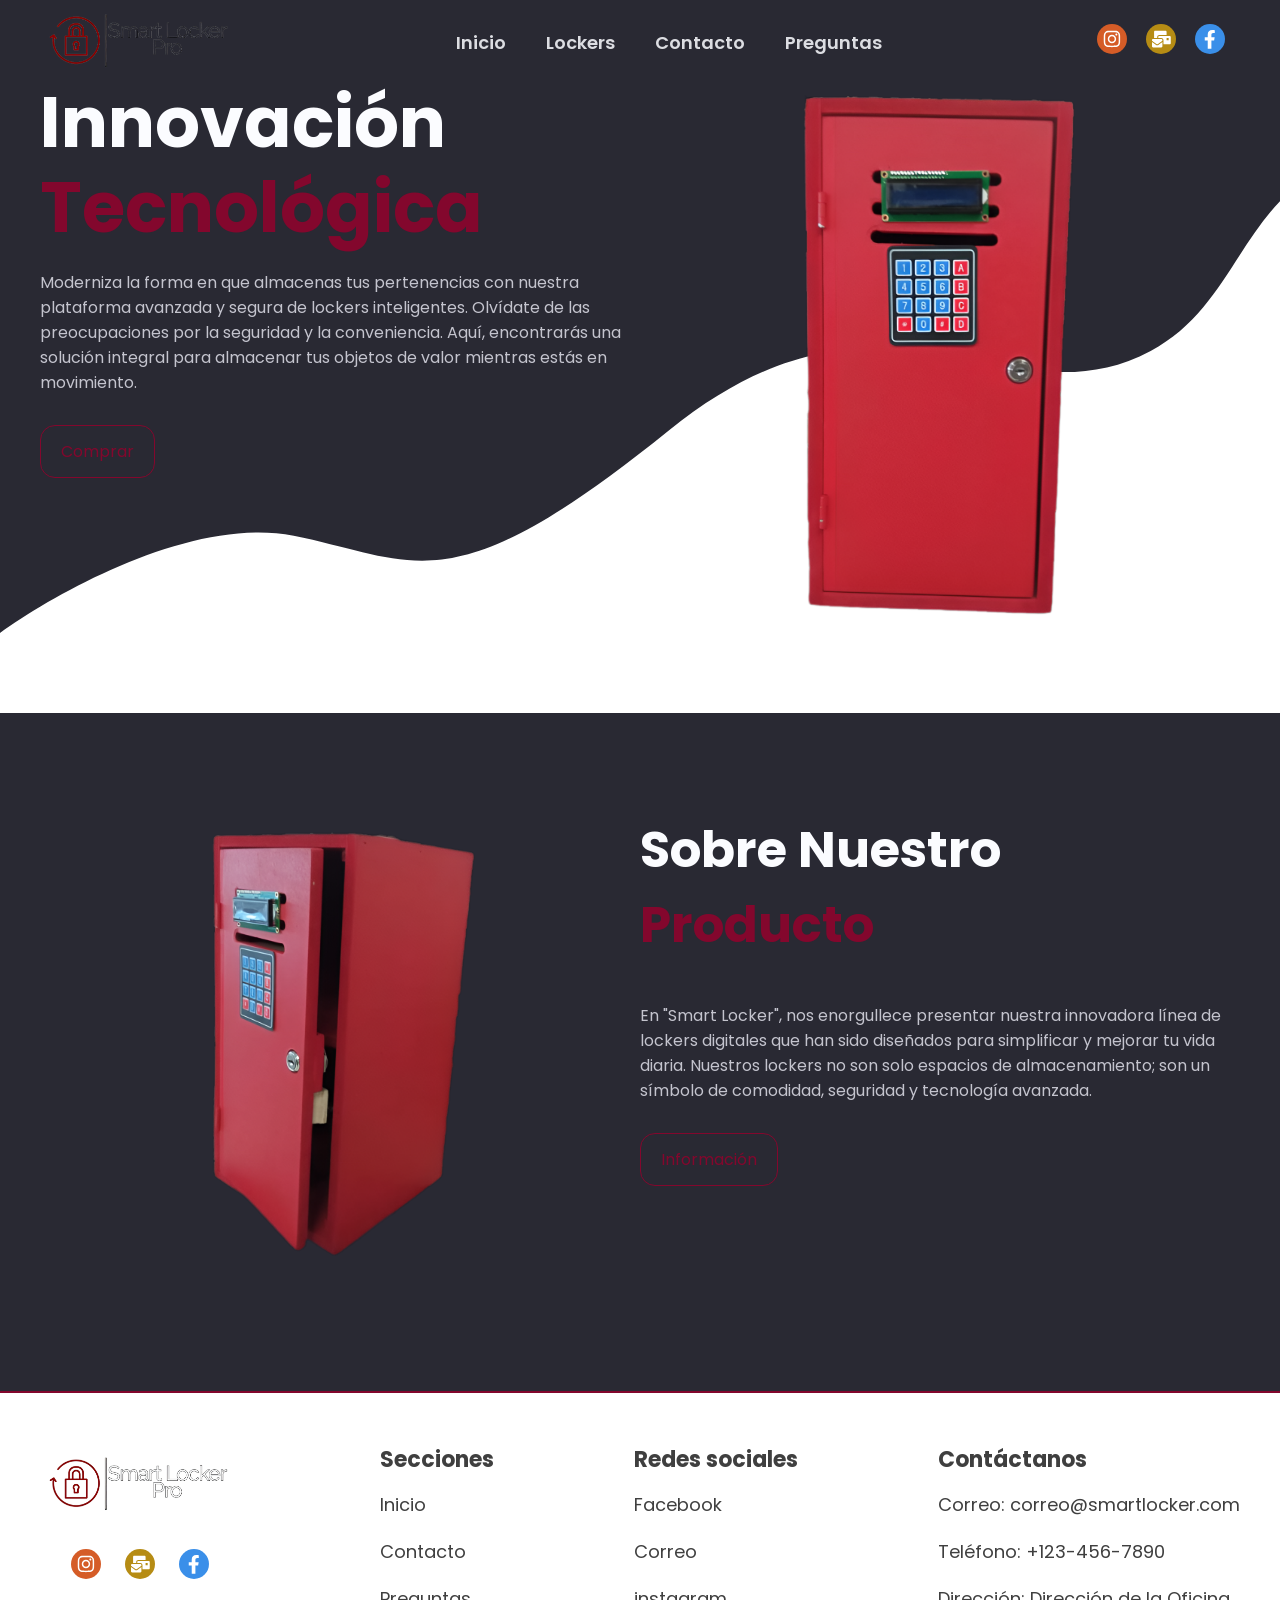
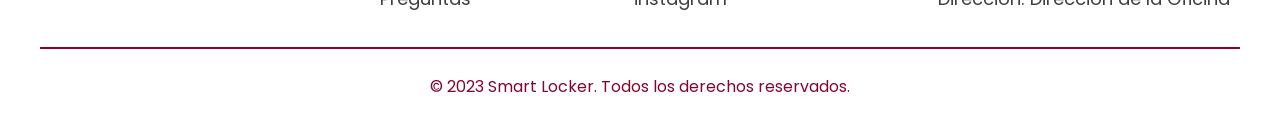
<file: Integradora/index.html>
<!DOCTYPE html>
<html lang="es">
<head>
    <meta charset="UTF-8">
    <meta name="viewport" content="width=device-width, initial-scale=1.0">
    <link rel="stylesheet" href="css/index.css">
    <title>Smart Locker Pro</title>
</head>
<body>
    
    <header class="header">
        <div class="menu container">
            <a href="index.html" class="logo img"><img src="images/logo.png" alt=""></a>
            <input type="checkbox" id="menu">
            <label for="menu">
                <img src="images/menu.png" class="menu-icono" alt="">
            </label>
            <nav class="navbar">
                <ul>
                    <li><a href="index.html">Inicio</a></li>
                    <li><a href="lockers.html">Lockers</a></li>
                    <li><a href="contacto.html">Contacto</a></li>
                    <li><a href="preguntas.html">Preguntas</a></li>
                </ul>
            </nav>
            <div class="socials-1">
                <a href="https://www.instagram.com/smartlockerpro?r=nametag"><img src="images/r1.svg" alt=""></a>
                <a href="#"><img src="images/r2.svg" alt=""></a>
                <a href="https://www.facebook.com/profile.php?id=100057718517716&mibextid=ZbWKwL"><img src="images/r3.svg" alt=""></a>
            </div>
        </div>

        <div class="header-content container">
            <div class="header-txt">
                <h1>Innovación <br> <span> Tecnológica</span> </h1>
                <p>
                    Moderniza la forma en que almacenas tus pertenencias con nuestra plataforma avanzada y segura de lockers inteligentes. 
                    Olvídate de las preocupaciones por la seguridad y la conveniencia. Aquí, encontrarás una solución integral para almacenar 
                    tus objetos de valor mientras estás en movimiento.
                </p>
                <div class="buttons">
                    <a href="lockers.html" class="btn-1">Comprar</a>
                </div>
            </div>
            <div class="header-img">
                <img src="images/locker.png" alt="">
            </div>
        </div>
    </header>

    <section class="about">
        <div class="about-content container">
            <div class="about-img">
                <img src="images/producto.png" alt="">
            </div>
            <div class="about-txt">
                <h2>Sobre Nuestro <span> Producto</span></h2>
                <p>
                    En "Smart Locker", nos enorgullece presentar nuestra innovadora línea de lockers digitales que han sido diseñados para simplificar y mejorar tu vida diaria. 
                    Nuestros lockers no son solo espacios de almacenamiento; son un símbolo de comodidad, seguridad y tecnología avanzada.
                </p>
                <a href="lockers.html" class="btn-1">Información</a>
            </div>
        </div>
    </section>

    

    <footer class="footer">
        <div class="container">
            <div class="footer-links">
                <div class="link-img">
                    <img src="images/logo.png" alt="">
                    <div class="socials-2">
                        <a href="#"><img src="images/r1.svg" alt=""></a>
                        <a href="#"><img src="images/r2.svg" alt=""></a>
                        <a href="#"><img src="images/r3.svg" alt=""></a>
                    </div>
                </div>
                <div class="link">
                    <h3>Secciones</h3>
                    <ul>
                        <li><a href="#">Inicio</a></li>
                        <li><a href="#">Contacto</a></li>
                        <li><a href="#">Preguntas</a></li>
                    </ul>
                </div>
                <div class="link">
                    <h3>Redes sociales</h3>
                    <ul>
                        <li><a href="#">Facebook</a></li>
                        <li><a href="#">Correo</a></li>
                        <li><a href="#">instagram</a></li>
                    </ul>
                </div>
                <div class="link">
                    <h3>Contáctanos</h3>
                    <ul>
                        <li><a href="#">Correo: correo@smartlocker.com</a></li>
                        <li><a href="#">Teléfono: +123-456-7890</a></li>
                        <li><a href="#">Dirección: Dirección de la Oficina</a></li>
                    </ul>
                </div>
            </div>
            <div class="footer-copy">
                <p>© 2023 Smart Locker. Todos los derechos reservados.</p>
            </div>
        </div>
    </footer>

</body>
</html>
</file>
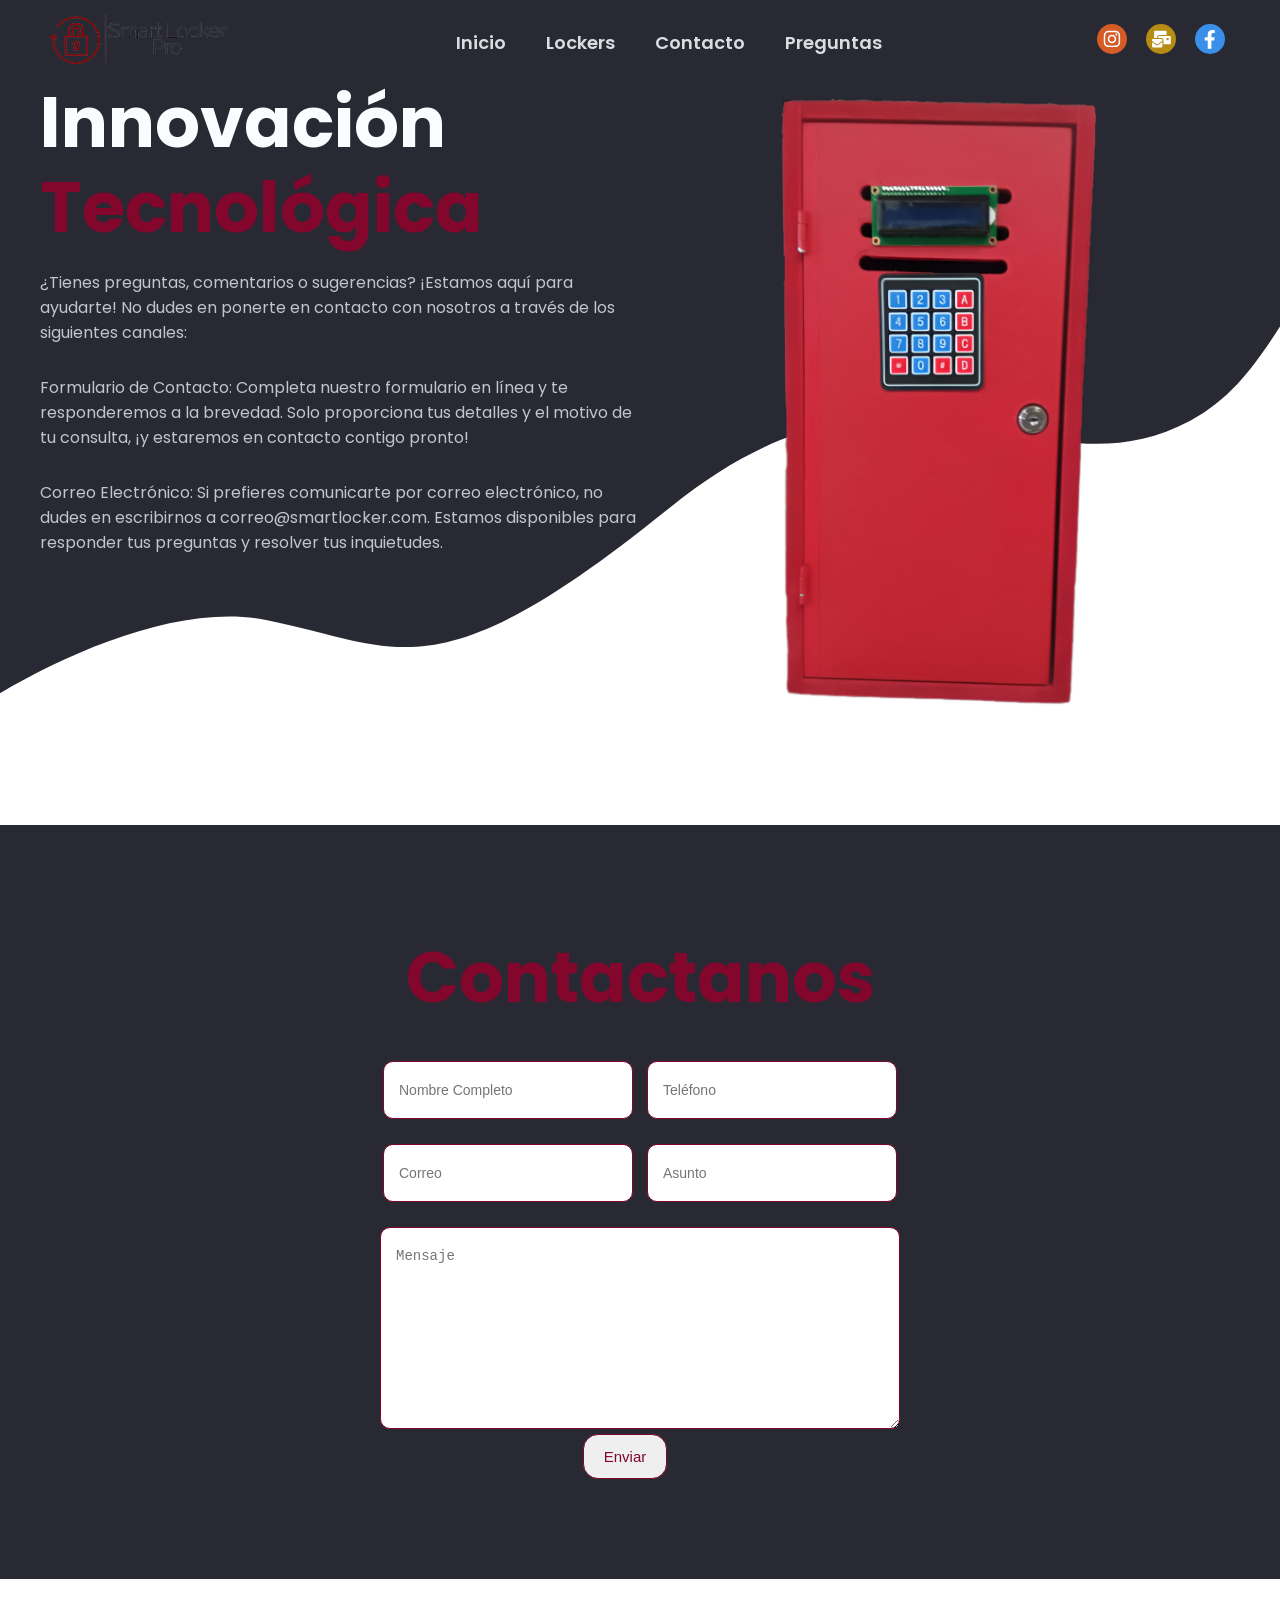
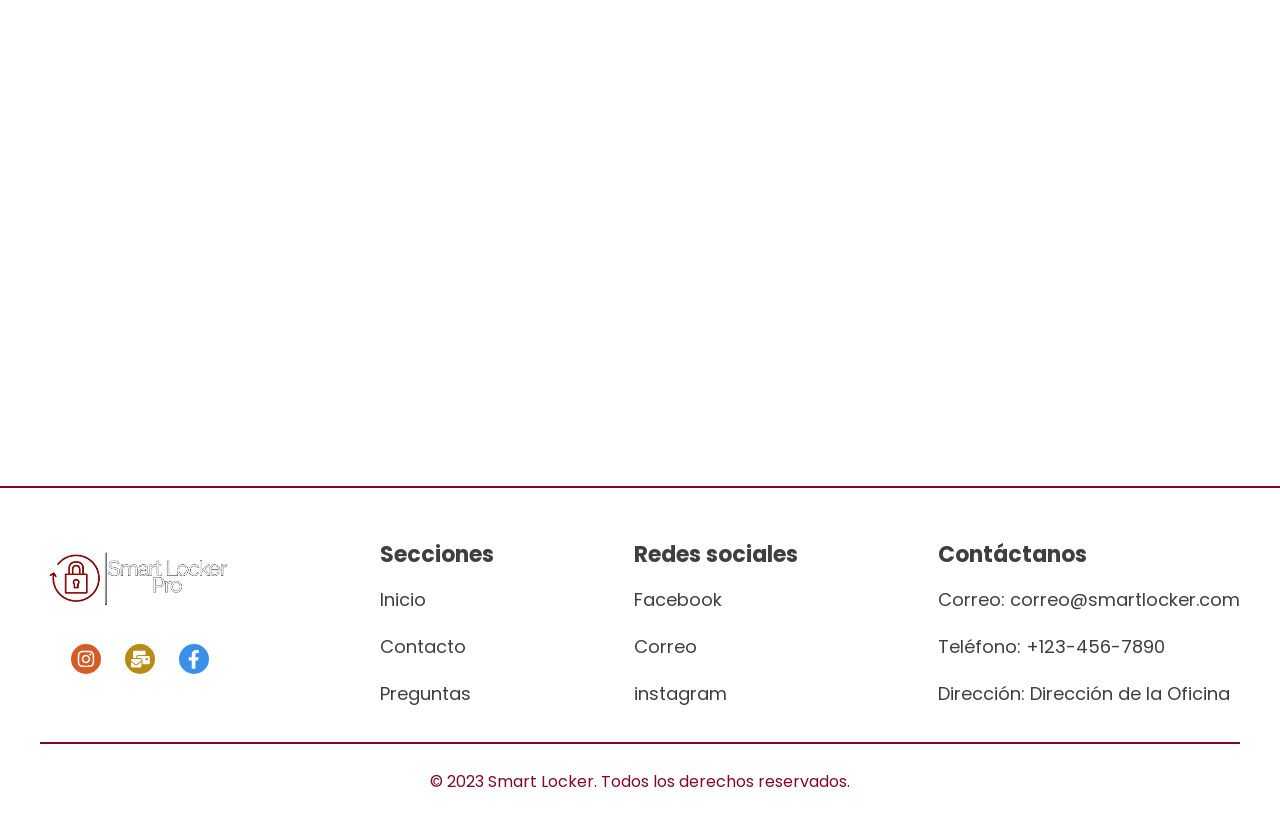
<file: Integradora/contacto.html>
<!DOCTYPE html>
<html lang="en">
<head>
    <meta charset="UTF-8">
    <meta name="viewport" content="width=device-width, initial-scale=1.0">
    <link rel="stylesheet" href="css/contacto.css">
    <link rel="stylesheet" href="https://cdn.jsdelivr.net/npm/swiper/swiper-bundle.min.css" />
    <title>Smart Locker Pro</title>
</head>
<body>
    
    <header class="header">
        <div class="menu container">
            <a href="index.html" class="logo img"><img src="images/logo.png" alt=""></a>
            <input type="checkbox" id="menu">
            <label for="menu">
                <img src="images/menu.png" class="menu-icono" alt="">
            </label>
            <nav class="navbar">
                <ul>
                    <li><a href="index.html">Inicio</a></li>
                    <li><a href="lockers.html">Lockers</a></li>
                    <li><a href="contacto.html">Contacto</a></li>
                    <li><a href="preguntas.html">Preguntas</a></li>
                </ul>
            </nav>
            <div class="socials-1">
                <a href="https://www.instagram.com/smartlockerpro?r=nametag"><img src="images/r1.svg" alt=""></a>
                <a href="#"><img src="images/r2.svg" alt=""></a>
                <a href="https://www.facebook.com/profile.php?id=100057718517716&mibextid=ZbWKwL"><img src="images/r3.svg" alt=""></a>
            </div>
        </div>

        <div class="header-content container">
            <div class="header-txt">
                <h1>Innovación <br> <span> Tecnológica</span> </h1>
                <p>
                    ¿Tienes preguntas, comentarios o sugerencias? ¡Estamos aquí para ayudarte! 
                    No dudes en ponerte en contacto con nosotros a través de los siguientes canales:
                </p>
                <p> 
                    Formulario de Contacto: Completa nuestro formulario en línea y te responderemos a la brevedad. 
                    Solo proporciona tus detalles y el motivo de tu consulta, ¡y estaremos en contacto contigo pronto!
                </p>
                <p>
                    Correo Electrónico: Si prefieres comunicarte por correo electrónico, no dudes en escribirnos a correo@smartlocker.com. 
                    Estamos disponibles para responder tus preguntas y resolver tus inquietudes.
                </p>
            </div>
            <div class="header-img">
                <img src="images/locker.png" alt="">
            </div>
        </div>
    </header>

    <section class="contacto-formulario">
            <div class="contacto-form">
                <h2>Contactanos</h2>
                <form>
                    <div class="campo-1">
                        <input class="campo" type="text" placeholder="Nombre Completo">
                        <input class="campo" type="number" placeholder="Teléfono">
                    </div>
                    <div class="campo-1">
                        <input class="campo" type="email" placeholder="Correo">
                        <input class="campo" type="text" placeholder="Asunto">
                    </div>
                    <textarea class="campo" cols="30" rows="10" placeholder="Mensaje"></textarea>
                    <input type="submit" class="btn-1" value="Enviar">
                </form>
            </div>
    </section>

    <section>
        <iframe class="map" src="https://www.google.com/maps/embed?pb=!1m18!1m12!1m3!1d217361.13431508216!2d-106.44893549999999!3d31.6538944!2m3!1f0!2f0!3f0!3m2!1i1024!2i768!4f13.1!3m3!1m2!1s0x86e75ecb3d0b329d%3A0xb196100549c7974!2sCd%20Ju%C3%A1rez%2C%20Chih.!5e0!3m2!1ses-419!2smx!4v1692808754015!5m2!1ses-419!2smx" width="100%" height="500" style="border:0;" allowfullscreen="" loading="lazy" referrerpolicy="no-referrer-when-downgrade"></iframe>
    </section>

    <footer class="footer">
        <div class="container">
            <div class="footer-links">
                <div class="link-img">
                    <img src="images/logo.png" alt="">
                    <div class="socials-2">
                        <a href="#"><img src="images/r1.svg" alt=""></a>
                        <a href="#"><img src="images/r2.svg" alt=""></a>
                        <a href="#"><img src="images/r3.svg" alt=""></a>
                    </div>
                </div>
                <div class="link">
                    <h3>Secciones</h3>
                    <ul>
                        <li><a href="#">Inicio</a></li>
                        <li><a href="#">Contacto</a></li>
                        <li><a href="#">Preguntas</a></li>
                    </ul>
                </div>
                <div class="link">
                    <h3>Redes sociales</h3>
                    <ul>
                        <li><a href="#">Facebook</a></li>
                        <li><a href="#">Correo</a></li>
                        <li><a href="#">instagram</a></li>
                    </ul>
                </div>
                <div class="link">
                    <h3>Contáctanos</h3>
                    <ul>
                        <li><a href="#">Correo: correo@smartlocker.com</a></li>
                        <li><a href="#">Teléfono: +123-456-7890</a></li>
                        <li><a href="#">Dirección: Dirección de la Oficina</a></li>
                    </ul>
                </div>
            </div>
            <div class="footer-copy">
                <p>© 2023 Smart Locker. Todos los derechos reservados.</p>
            </div>
        </div>
    </footer>
    
    <script src="https://cdn.jsdelivr.net/npm/swiper/swiper-bundle.min.js"></script>
</body>
</html>
</file>
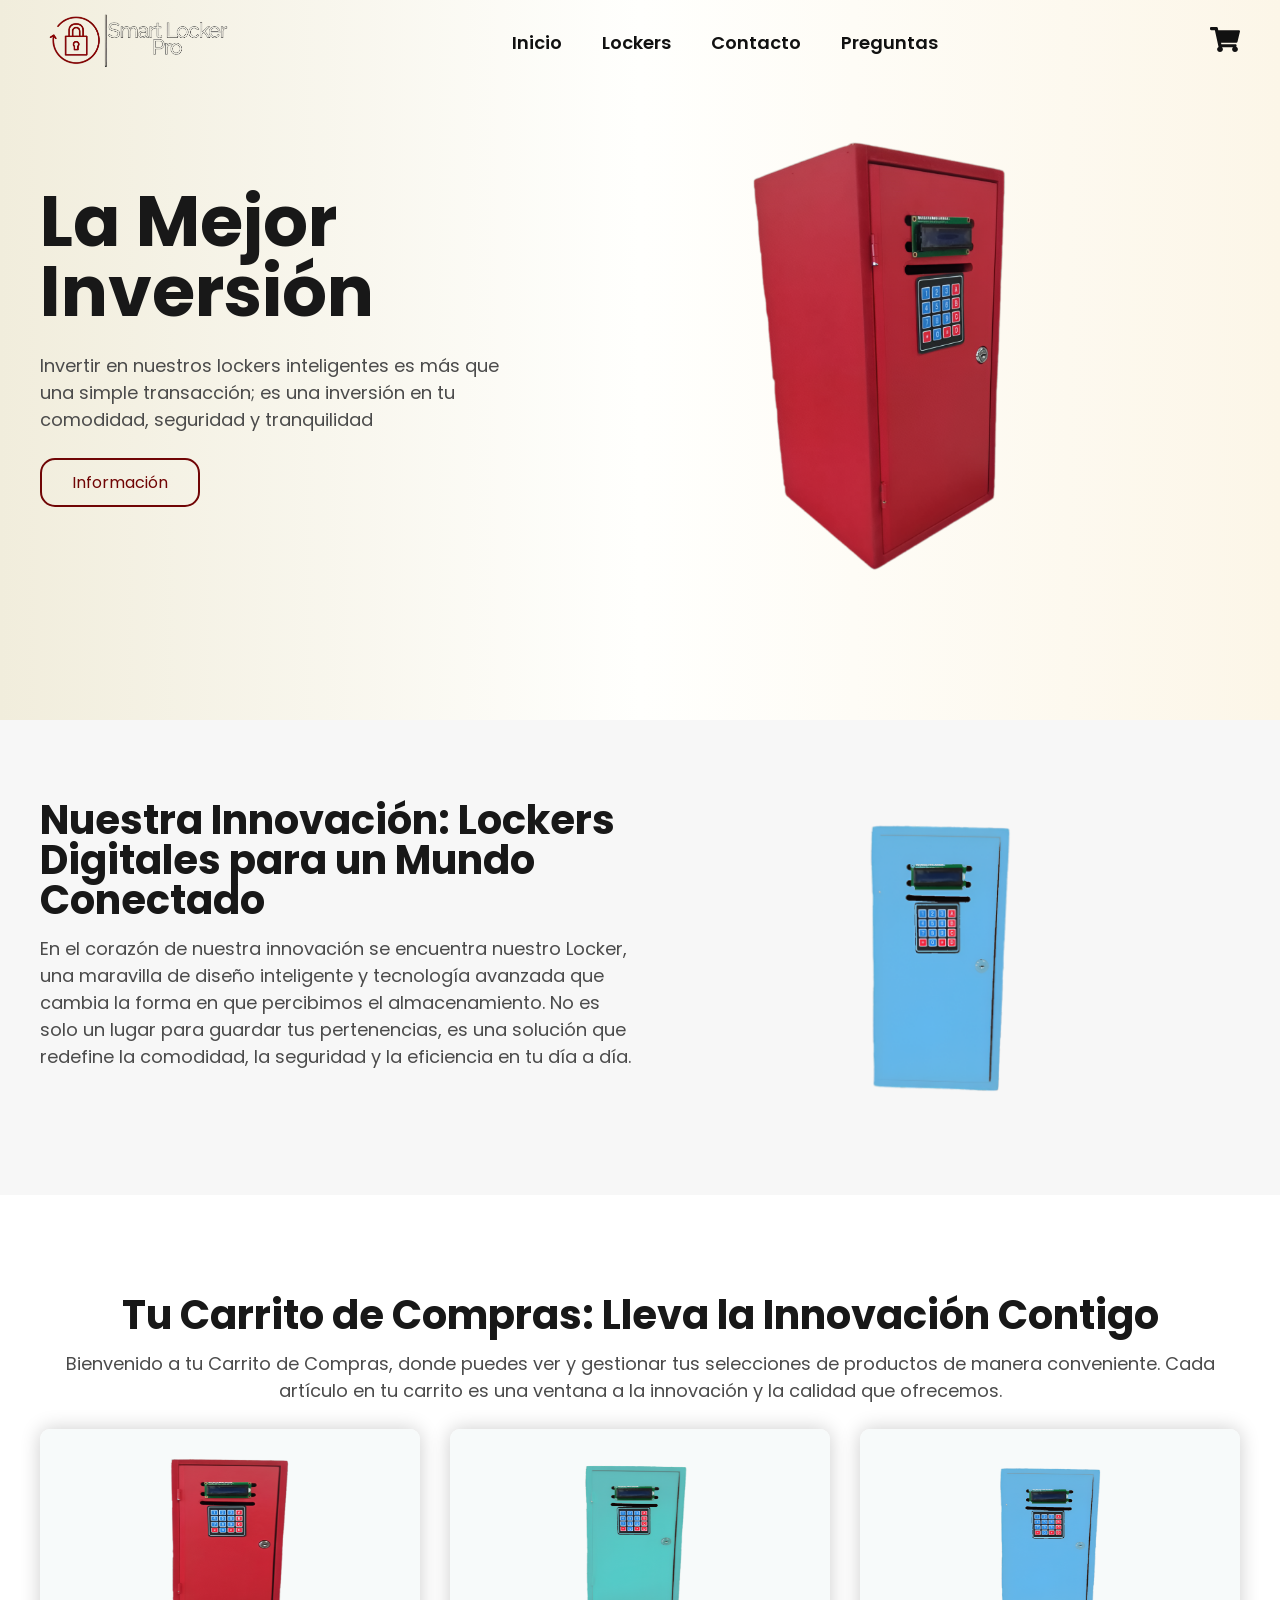
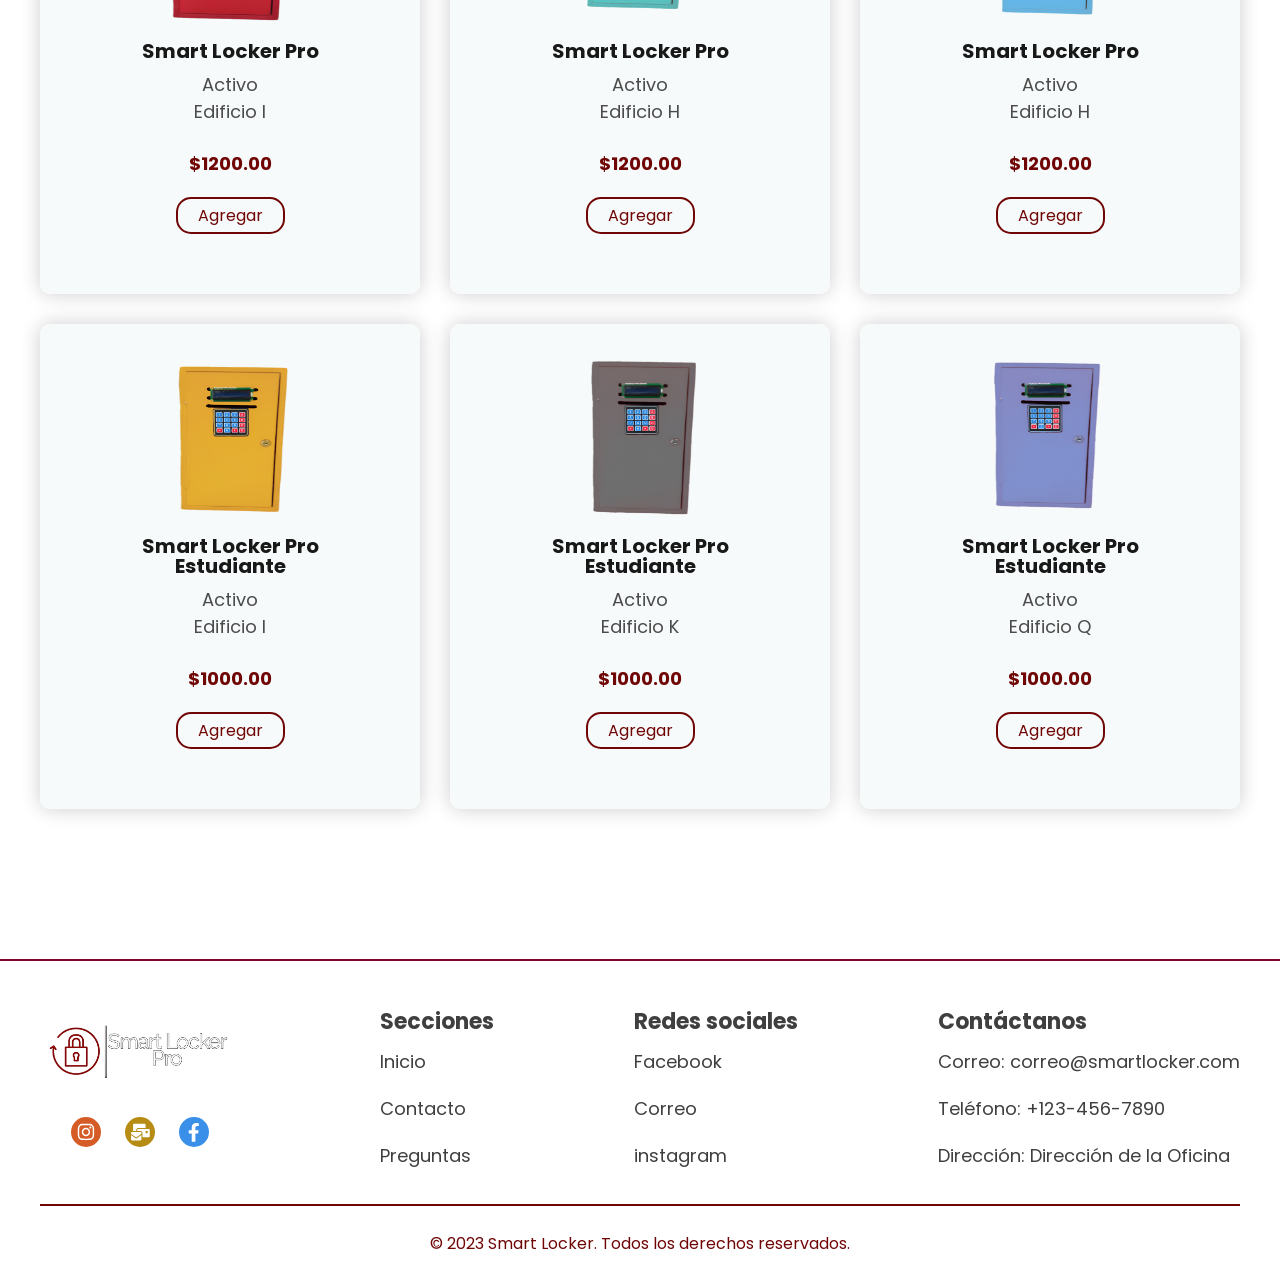
<file: Integradora/lockers.html>
<!DOCTYPE html>
<html lang="es">
<head>
    <meta charset="UTF-8">
    <meta name="viewport" content="width=device-width, initial-scale=1.0">
    <link rel="stylesheet" href="css/lockers.css">
    <title>Smart Locker Pro</title>
    
</head>
<body>

    <header class="header">
        <div class="menu container">
            <a href="index.html" class="logo img"><img src="images/logo.png" alt=""></a>
            <input type="checkbox" id="menu">
            <label for="menu">
                <img src="images/menu2.png" class="menu-icono" alt="">
            </label>
            <nav class="navbar">
                <ul>
                    <li><a href="index.html">Inicio</a></li>
                    <li><a href="lockers.html">Lockers</a></li>
                    <li><a href="contacto.html">Contacto</a></li>
                    <li><a href="preguntas.html">Preguntas</a></li>
                </ul>
            </nav>
            <div>
                <ul>
                    <li class="submenu">
                        <img src="images/car.svg" id="img-carrito" alt="">
                        <div id="carrito">
                            <table id="lista-carrito">
                                <thead>
                                    <tr>
                                        <th>Imagen</th>
                                        <th>Nombre</th>
                                        <th>Precio</th>
                                        <th></th>
                                    </tr>
                                </thead>
                                <tbody></tbody>
                            </table>
                            <a href="#" id="vaciar-carrito" class="btn-2">Vaciar Carrito</a>
                        </div>
                    </li>
                </ul>
            </div>
        </div>
        <div class="header-content container">
            <div class="header-txt">
            <h1>La mejor inversión</h1>
            <p>
                Invertir en nuestros lockers inteligentes es más que una simple transacción; es una inversión en tu comodidad, seguridad y tranquilidad
            </p>
            <a href="#" class="btn-1">información</a>
            </div>
            <div class="header-img">
                <img src="images/locker2.png" alt="">
            </div>
        </div>

    </header>


    <section class="promotion">
        <div class="promotion-content container">
            <div class="promotion-txt">
                <h2>Nuestra Innovación: Lockers Digitales para un Mundo Conectado</h2>
                <p>
                    En el corazón de nuestra innovación se encuentra nuestro Locker, una maravilla de diseño inteligente y tecnología avanzada 
                    que cambia la forma en que percibimos el almacenamiento. No es solo un lugar para guardar tus pertenencias, es una solución que 
                    redefine la comodidad, la seguridad y la eficiencia en tu día a día.
                </p>
            </div>

            <div class="promotion-img">
                <img src="images/l3.png" alt="">
            </div>

        </div>
    </section>
    
    <main class="product container" id="lista-2">
        <h2>Tu Carrito de Compras: Lleva la Innovación Contigo</h2>
        <p>
            Bienvenido a tu Carrito de Compras, donde puedes ver y gestionar tus selecciones de productos de manera conveniente. 
            Cada artículo en tu carrito es una ventana a la innovación y la calidad que ofrecemos.
        </p>
        <div class="product-content">
            <div class="ofert-1"> 
                <img src="images/locker.png"alt="">
                <div class="product-txt">
                    <h3>Smart Locker Pro</h3>
                    <p>Activo <br> Edificio I</p>
                    <p class="precio">$1200.00</p>
                    <a href="#" class="agregar-carrito btn-3" data-id="5">Agregar</a>
                </div>
            </div>
            <div class="ofert-1"> 
                <img src="images/l2.png"alt="">
                <div class="product-txt">
                    <h3>Smart Locker Pro</h3>
                    <p>Activo <br> Edificio H</p>
                    <p class="precio">$1200.00</p>
                    <a href="#" class="agregar-carrito btn-3" data-id="6">Agregar</a>
                </div>
            </div>
            <div class="ofert-1"> 
                <img src="images/l3.png"alt="">
                <div class="product-txt">
                    <h3>Smart Locker Pro</h3>
                    <p>Activo <br> Edificio H</p>
                    <p class="precio">$1200.00</p>
                    <a href="#" class="agregar-carrito btn-3" data-id="7">Agregar</a>
                </div>
            </div>
            <div class="ofert-1"> 
                <img src="images/l4.png"alt="">
                <div class="product-txt">
                    <h3>Smart Locker Pro <br> Estudiante</h3>
                    <p>Activo <br> Edificio I</p>
                    <p class="precio">$1000.00</p>
                    <a href="#" class="agregar-carrito btn-3" data-id="8">Agregar</a>
                </div>
            </div>
            <div class="ofert-1"> 
                <img src="images/l5.png"alt="">
                <div class="product-txt">
                    <h3>Smart Locker Pro <br> Estudiante</h3>
                    <p>Activo <br> Edificio K</p>
                    <p class="precio">$1000.00</p>
                    <a href="#" class="agregar-carrito btn-3" data-id="9">Agregar</a>
                </div>
            </div>
            <div class="ofert-1"> 
                <img src="images/l6.png"alt="">
                <div class="product-txt">
                    <h3>Smart Locker Pro <br> Estudiante</h3>
                    <p>Activo <br> Edificio Q</p>
                    <p class="precio">$1000.00</p>
                    <a href="#" class="agregar-carrito btn-3" data-id="10">Agregar</a>
                </div>
            </div>
        </div>
    </main>

    <footer class="footer">
        <div class="container">
            <div class="footer-links">
                <div class="link-img">
                    <img src="images/logo.png" alt="">
                    <div class="socials-2">
                        <a href="#"><img src="images/r1.svg" alt=""></a>
                        <a href="#"><img src="images/r2.svg" alt=""></a>
                        <a href="#"><img src="images/r3.svg" alt=""></a>
                    </div>
                </div>
                <div class="link">
                    <h3>Secciones</h3>
                    <ul>
                        <li><a href="#">Inicio</a></li>
                        <li><a href="#">Contacto</a></li>
                        <li><a href="#">Preguntas</a></li>
                    </ul>
                </div>
                <div class="link">
                    <h3>Redes sociales</h3>
                    <ul>
                        <li><a href="#">Facebook</a></li>
                        <li><a href="#">Correo</a></li>
                        <li><a href="#">instagram</a></li>
                    </ul>
                </div>
                <div class="link">
                    <h3>Contáctanos</h3>
                    <ul>
                        <li><a href="#">Correo: correo@smartlocker.com</a></li>
                        <li><a href="#">Teléfono: +123-456-7890</a></li>
                        <li><a href="#">Dirección: Dirección de la Oficina</a></li>
                    </ul>
                </div>
            </div>
            <div class="footer-copy">
                <p>© 2023 Smart Locker. Todos los derechos reservados.</p>
            </div>
        </div>
    </footer>

    <script src="javascript/carrito.js"></script>
</body>
</html>
</file>
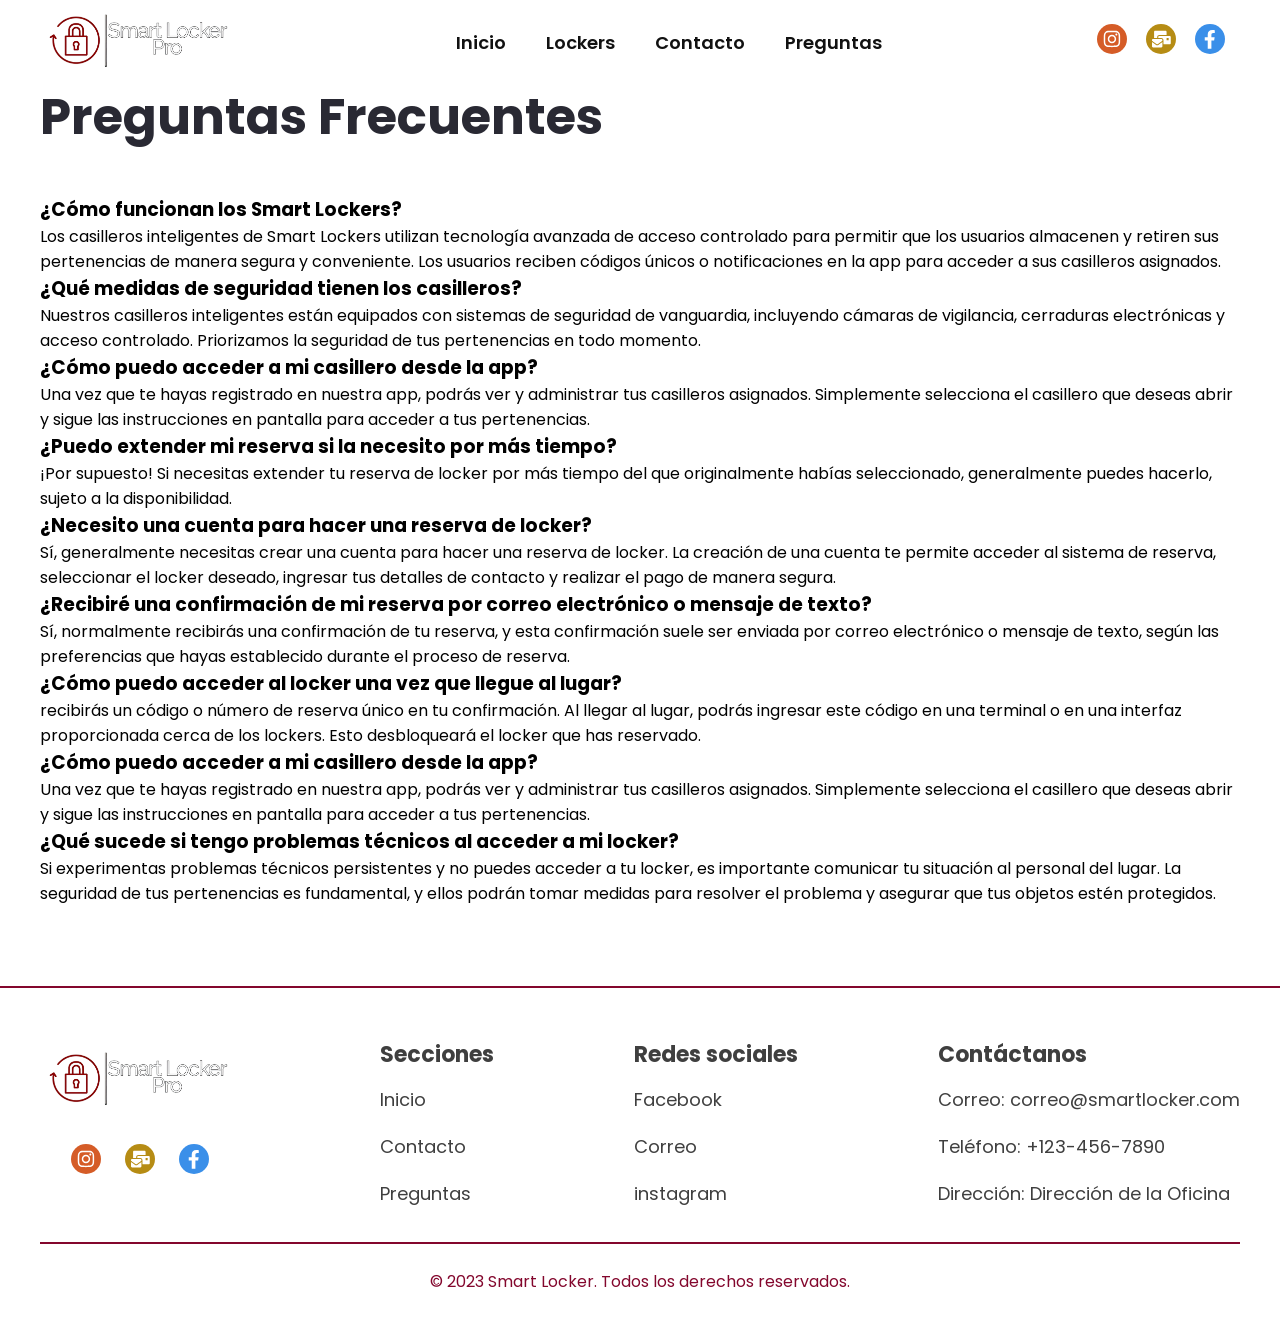
<file: Integradora/preguntas.html>
<!DOCTYPE html>
<html lang="en">
<head>
    <meta charset="UTF-8">
    <meta name="viewport" content="width=device-width, initial-scale=1.0">
    <link rel="stylesheet" href="css/preguntas.css">
    <title>Smart Locker Pro</title>
</head>
<body>
    
<header class="header">
    <div class="menu container">
        <a href="index.html" class="logo img"><img src="images/logo.png" alt=""></a>
        <input type="checkbox" id="menu">
        <label for="menu">
            <img src="images/menu.png" class="menu-icono" alt="">
        </label>
        <nav class="navbar">
            <ul>
                <li><a href="index.html">Inicio</a></li>
                    <li><a href="lockers.html">Lockers</a></li>
                    <li><a href="contacto.html">Contacto</a></li>
                    <li><a href="preguntas.html">Preguntas</a></li>
            </ul>
        </nav>
        <div class="socials-1">
            <a href="https://www.instagram.com/smartlockerpro?r=nametag"><img src="images/r1.svg" alt=""></a>
            <a href="#"><img src="images/r2.svg" alt=""></a>
            <a href="https://www.facebook.com/profile.php?id=100057718517716&mibextid=ZbWKwL"><img src="images/r3.svg" alt=""></a>
        </div>
    </div>

  <div class="container">
    <div class="faq">
      <h2>Preguntas Frecuentes</h2>
      <div class="question">
        <h3>¿Cómo funcionan los Smart Lockers?</h3>
        <p>Los casilleros inteligentes de Smart Lockers utilizan tecnología avanzada de acceso controlado para permitir que los usuarios almacenen y retiren sus pertenencias de manera segura y conveniente. Los usuarios reciben códigos únicos o notificaciones en la app para acceder a sus casilleros asignados.</p>
      </div>
      <div class="question">
        <h3>¿Qué medidas de seguridad tienen los casilleros?</h3>
        <p>Nuestros casilleros inteligentes están equipados con sistemas de seguridad de vanguardia, incluyendo cámaras de vigilancia, cerraduras electrónicas y acceso controlado. Priorizamos la seguridad de tus pertenencias en todo momento.</p>
      </div>
      <div class="question">
        <h3>¿Cómo puedo acceder a mi casillero desde la app?</h3>
        <p>Una vez que te hayas registrado en nuestra app, podrás ver y administrar tus casilleros asignados. Simplemente selecciona el casillero que deseas abrir y sigue las instrucciones en pantalla para acceder a tus pertenencias.</p>
      </div>
      <div class="question">
        <h3>¿Puedo extender mi reserva si la necesito por más tiempo?
        </h3>
        <p>¡Por supuesto! Si necesitas extender tu reserva de locker por más tiempo del que originalmente habías seleccionado, generalmente puedes hacerlo, sujeto a la disponibilidad.</p>
      </div>
      <div class="question">
        <h3>¿Necesito una cuenta para hacer una reserva de locker?</h3>
        <p>Sí, generalmente necesitas crear una cuenta para hacer una reserva de locker. La creación de una cuenta te permite acceder al sistema de reserva, seleccionar el locker deseado, ingresar tus detalles de contacto y realizar el pago de manera segura.</p>
      </div>
      <div class="question">
        <h3>¿Recibiré una confirmación de mi reserva por correo electrónico o mensaje de texto?
        </h3>
        <p>Sí, normalmente recibirás una confirmación de tu reserva, y esta confirmación suele ser enviada por correo electrónico o mensaje de texto, según las preferencias que hayas establecido durante el proceso de reserva.</p>
      </div>
      <div class="question">
        <h3>¿Cómo puedo acceder al locker una vez que llegue al lugar?</h3>
        <p>recibirás un código o número de reserva único en tu confirmación. Al llegar al lugar, podrás ingresar este código en una terminal o en una interfaz proporcionada cerca de los lockers. Esto desbloqueará el locker que has reservado.</p>
      </div>
      <div class="question">
        <h3>¿Cómo puedo acceder a mi casillero desde la app?</h3>
        <p>Una vez que te hayas registrado en nuestra app, podrás ver y administrar tus casilleros asignados. Simplemente selecciona el casillero que deseas abrir y sigue las instrucciones en pantalla para acceder a tus pertenencias.</p>
      </div>
      <div class="question">
        <h3>¿Qué sucede si tengo problemas técnicos al acceder a mi locker? </h3>
        <p>Si experimentas problemas técnicos persistentes y no puedes acceder a tu locker, es importante comunicar tu situación al personal del lugar. La seguridad de tus pertenencias es fundamental, y ellos podrán tomar medidas para resolver el problema y asegurar que tus objetos estén protegidos.</p>
      </div>
      
    </div>
  </div>
</header>

<footer class="footer">
  <div class="container">
      <div class="footer-links">
          <div class="link-img">
              <img src="images/logo.png" alt="">
              <div class="socials-2">
                  <a href="#"><img src="images/r1.svg" alt=""></a>
                  <a href="#"><img src="images/r2.svg" alt=""></a>
                  <a href="#"><img src="images/r3.svg" alt=""></a>
              </div>
          </div>
          <div class="link">
              <h3>Secciones</h3>
              <ul>
                  <li><a href="#">Inicio</a></li>
                  <li><a href="#">Contacto</a></li>
                  <li><a href="#">Preguntas</a></li>
              </ul>
          </div>
          <div class="link">
              <h3>Redes sociales</h3>
              <ul>
                  <li><a href="#">Facebook</a></li>
                  <li><a href="#">Correo</a></li>
                  <li><a href="#">instagram</a></li>
              </ul>
          </div>
          <div class="link">
              <h3>Contáctanos</h3>
              <ul>
                  <li><a href="#">Correo: correo@smartlocker.com</a></li>
                  <li><a href="#">Teléfono: +123-456-7890</a></li>
                  <li><a href="#">Dirección: Dirección de la Oficina</a></li>
              </ul>
          </div>
      </div>
      <div class="footer-copy">
          <p>© 2023 Smart Locker. Todos los derechos reservados.</p>
      </div>
  </div>
</footer> 

  
</body>
</html>
</file>
<file: Integradora/css/index.css>
@import url('https://fonts.googleapis.com/css2?family=Poppins:wght@400;500;600;700;800&display=swap');
/*Resetear Index*/
* {
    margin: 0;
    padding: 0;
    box-sizing: border-box;
    text-decoration: none;
    list-style: none;
}
/*Font*/
body {
    font-family: 'Poppins', sans-serif;
}

.container {
    max-width: 1200px;
    margin: 0 auto;
}

.header {
    background-image: url(../images/fondo.svg);
    background-position: center bottom;
    background-size: cover;
    background-repeat: no-repeat;
    display: flex;
    align-items: center;
    min-height: 70vh;
    padding: 80px 0 0 0;
    margin-bottom: 80px;
}

.menu {
    position: absolute;
    top: 0;
    left: 0;
    right: 0;
    display: flex;
    align-items: center;
    justify-content: space-between;

}

.logo img{
    width: 200px;
}

.menu .navbar  ul li {
    position: relative;
    float: left;
}

.menu .navbar  ul li a {
    font-size: 18px;
    padding: 20px;
    color: #DCDDE2;
    display: block;
    font-weight: 600;
}

.menu .navbar  ul li a:hover {
    color: #83072D;
}
/*Redes Sociales*/
.socials-1 img {
    width: 30px;
    margin-right: 15px;
}

#menu {
    display: none;
}

.menu-icono {
    width: 25px;
}

.menu label {
    cursor: pointer;
    display: none;
}


.header-content {
    display: flex;
}

.header-txt {
    width: 50%;
}

.header-txt h1 {
    font-size: 70px;
    line-height: 85px;
    color: #FBFCFF;
    margin-bottom: 20px;
}

.header-txt span {
    font-size: 70px;
    color: #83072D;
}

.header-txt p {
    font-size: 16px;
    color: #C4C4CE;
    margin-bottom: 30px;
}

.header-img {
    width: 50%;
    text-align: center;
}

.header-img img {
    width: 300px;
}
/*Fin Header*/
.buttons {
    display: flex;
}

.btn-1 {
    display: inline-block;
    padding: 13px 20px;
    border: 1px solid  #83072D;
    color: #83072D;
    border-radius: 15px;
    margin-right: 30px;
    font-size: 16px;
    text-transform: capitalize;
}

.btn-1:hover {
    background-color: #83072D;
    color: #FFFFFF;
}

.menu-p1 {
    padding: 0 0 100px 0;
}

h2 {
    font-size: 50px;
    color: #292933;
    margin-bottom: 40px;
}

span {
    color: #83072D;
}


.about {
    padding: 100px 0;
    background-color: #292933;
}

.about-content {
    display: flex;
    position: relative;
}

.about-img {
    width: 50%;
    text-align: center;
}

.about-img img {
    width: 300px;
}

.about-txt {
    width: 50%;
}

.about-txt h2{
    color: #FBFCFF;
}

.about-txt p {
    font-size: 16px;
    color: #C4C4CE;
    margin-bottom: 30px;
}







/*Footer*/
.footer {
    border-top: 2px solid #83072D;
    padding: 50px 0 0 0;
}

.footer-links {
    display: flex;
    justify-content: space-between;
    margin-bottom: 15px;
}

.link-img {
    text-align: center;
}

.link-img img {
    width: 200px;
    margin-bottom: 10px;
}

.socials-2 img {
    width: 30px;
    margin: 10px;
}

.link h3 {
    font-size: 22px;
    color: #3F3F3F;
    margin-bottom: 15px;
}

.link a {
    font-size: 18px;
    display: block;
    color: #3F3F3F;
    margin-bottom: 20px;
}

.link a:hover {
    color: #83072D;
}

.footer-copy {
    padding: 25px 0;
    text-align: center;
    border-top: 2px solid #83072D;
}

.footer-copy p {
    color: #83072D;
    font-size: 16px;
    margin: 0;
}
</file>
<file: Integradora/css/contacto.css>
@import url('https://fonts.googleapis.com/css2?family=Poppins:wght@400;500;600;700;800&display=swap');
/*Resetear Index*/
* {
    margin: 0;
    padding: 0;
    box-sizing: border-box;
    text-decoration: none;
    list-style: none;
}
/*Font*/
body {
    font-family: 'Poppins', sans-serif;
}

.container {
    max-width: 1200px;
    margin: 0 auto;
}

.header {
    background-image: url(../images/fondo.svg);
    background-position: center bottom;
    background-size: cover;
    background-repeat: no-repeat;
    display: flex;
    align-items: center;
    min-height: 70vh;
    padding: 80px 0 0 0;
    margin-bottom: 100px;
}

.menu {
    position: absolute;
    top: 0;
    left: 0;
    right: 0;
    display: flex;
    align-items: center;
    justify-content: space-between;

}

.logo img{
    width: 200px;
}

.menu .navbar  ul li {
    position: relative;
    float: left;
}

.menu .navbar  ul li a {
    font-size: 18px;
    padding: 20px;
    color: #DCDDE2;
    display: block;
    font-weight: 600;
}

.menu .navbar  ul li a:hover {
    color: #83072D;
}
/*Redes Sociales*/
.socials-1 img {
    width: 30px;
    margin-right: 15px;
}

#menu {
    display: none;
}

.menu-icono {
    width: 25px;
}

.menu label {
    cursor: pointer;
    display: none;
}


.header-content {
    display: flex;
}

.header-txt {
    width: 50%;
}

.header-txt h1 {
    font-size: 70px;
    line-height: 85px;
    color: #FBFCFF;
    margin-bottom: 20px;
}

.header-txt span {
    font-size: 70px;
    color: #83072D;
}

.header-txt p {
    font-size: 16px;
    color: #C4C4CE;
    margin-bottom: 30px;
}

.header-img {
    width: 50%;
    text-align: center;
}

.header-img img {
    width: 350px;
}
/*Fin Header*/
.buttons {
    display: flex;
}

.btn-1 {
    display: inline-block;
    padding: 13px 20px;
    border: 1px solid  #83072D;
    color: #83072D;
    border-radius: 15px;
    margin-right: 30px;
    font-size: 15px;
    text-transform: capitalize;
}

.btn-1:hover {
    background-color: #83072D;
    color: #FFFFFF;
}

.menu-p1 {
    padding: 0 0 100px 0;
}

h2 {
    font-size: 50px;
    color: #292933;
    margin-bottom: 40px;
}

span {
    color: #83072D;
}


.contacto {
    padding: 50px 0;
}


.contacto-formulario {
    padding: 0;
    background-color: #292933;
}

.contacto-form {
    text-align: center;
    padding: 100px 0;
}

.contacto-formulario .contacto-form h2 {
    width: 100%;
    text-align: center;
    color: #83072D;
    font-size: 70px;
    margin-bottom: 25px;
}

form {
    display: flex;
    flex-direction: column;
    align-items: center;
}

.campo-1 {
    margin-bottom: 15px;
}

.campo {
    margin: 5px;
    padding: 20px 15px;
    width: 250px;
    background-color: #FFFFFF;
    border: 1px solid #83072D;
    outline: none;
    border-radius: 10px;
    color: #000000;
    font-size: 14px;
}

textarea {
    width: 520px !important;
}

/*Footer*/
.footer {
    border-top: 2px solid #83072D;
    padding: 50px 0 0 0;
}

.footer-links {
    display: flex;
    justify-content: space-between;
    margin-bottom: 15px;
}

.link-img {
    text-align: center;
}

.link-img img {
    width: 200px;
    margin-bottom: 10px;
}

.socials-2 img {
    width: 30px;
    margin: 10px;
}

.link h3 {
    font-size: 22px;
    color: #3F3F3F;
    margin-bottom: 15px;
}

.link a {
    font-size: 18px;
    display: block;
    color: #3F3F3F;
    margin-bottom: 20px;
}

.link a:hover {
    color: #83072D;
}

.footer-copy {
    padding: 25px 0;
    text-align: center;
    border-top: 2px solid #83072D;
}

.footer-copy p {
    color: #83072D;
    font-size: 16px;
    margin: 0;
}
</file>
<file: Integradora/css/lockers.css>
@import url('https://fonts.googleapis.com/css2?family=Poppins:wght@400;500;600;700;800&display=swap');
/*Resetear Index*/
* {
    margin: 0;
    padding: 0;
    box-sizing: border-box;
    text-decoration: none;
    list-style: none;
}
/*Font*/
body {
    font-family: 'Poppins', sans-serif;
}

img {
    max-width: 100%;
}

.container {
    max-width: 1200px;
    margin: 0 auto;
}

.header {
    display: flex;
    align-items: center;
    min-height: 80vh;
    background: linear-gradient(
        90deg,
        rgba(241,237,220,1) 0%,
        rgba(255,255,253,1) 50%,
        rgba(252,246,232,1) 100%
    );
    padding: 70px 0;
}

.menu{
    position: absolute;
    top: 0;
    left: 0;
    right: 0;
    display: flex;
    align-items: center;
    justify-content: space-between;
}

.logo img{
    width: 200px;
}

.menu .navbar ul li{
    position: relative;
    float: left;
}

.menu .navbar ul li a{
    font-size: 18px;
    padding: 20px;
    color: #111111;
    display: block;
    font-weight: 600;
}

.menu .navbar ul li a:hover{
    color: #700505;
}

#menu{
    display: none;
}

.menu-icono {
    width: 25px;
}

.menu label{
    cursor: pointer;
    display: none;
}

.submenu{
    position: relative;
}

.submenu #carrito{
    display: none;
}

.submenu:hover #carrito{
    display: block;
    position: absolute;
    right: 0;
    backdrop-filter: blur(10px);
    top: 100%;
    z-index: 1;
    background-color: #4E4B5076;
    padding: 20px;
    min-width: 400px;
}

table{
    width: 100%;
}


th, td{
    color: #FFFFFF;
}

.borrar{
    background-color: #700505;
    border-radius: 50%;
    padding: 5px 10px;
    color: #FFFFFF;
    font-weight: 800;
    cursor: pointer;
}

.header-content {
    display: flex;
    align-items: center;
    flex: 1;
}

.header-txt{
    flex-basis: 40%;
}

.header-txt h1 {
    font-size: 70px;
    line-height: 1;
    color: #181818;
    text-transform: capitalize;
    margin-bottom: 25px;
}

p {
    color: #4B4B4B;
    font-size: 18px;
    margin-bottom: 25px;
}

.btn-1,  .btn-3{
    display: inline-block;
    padding: 10px 30px;
    color: #700505;
    border: 2px solid #700505;
    text-transform: capitalize;
    border-radius: 15px;
    margin-bottom: 25px;
}

.btn-1:hover, .btn-3:hover{
    color: #FFFFFF;
    background-color: #700505;
}

.header-img{
    display: flex;
    justify-content: center;
    align-items: center;
    flex-basis: 60%;
}

.header-img img {
    width: 270px;
    margin: 0 auto;
}

h2{
    font-size: 40px;
    line-height: 1;
    color: #181818;
    margin-bottom: 15px;
}

.ofert-1{
    flex-basis: calc(30% - 30px);
    box-shadow: 0 0 20px rgba(0, 0, 0, 0.2);
    padding: 25px;
    text-align: center;
    background-color: #F7FAFAFA;
    border-radius: 10px;
}

.ofert-1 img{
    width: 130px;
    height: 170px;
    margin-bottom: 10px;
}

h3{
    font-size: 20px;
    line-height: 1;
    color: #181818;
    margin-bottom: 10px;
}

.product-txt{
    margin-bottom: 10px;
}

.precio{
    color: #700505;
    font-weight: 700;
    margin-bottom: 20px;
}

.btn-3{
    padding: 4px 20px;
}

.btn-2 {
    display: inline-block;
    padding: 8px 30px;
    border: 1px solid #FFFFFF;
    color: #FFFFFF;
}

.promotion{
    padding: 80px 0;
    background-color: #F7F7F7F7;
}

.promotion-content{
    display: flex;
}

.promotion-txt{
    flex-basis: 50%;
}

.promotion-img{
    flex-basis: 50%;
    text-align: center;
}

.promotion-img img{
    width: 180px;
}

.product{
    padding: 100px 0;
    text-align: center;
}

.product-content{
    display: grid;
    grid-template-columns: repeat(3,1fr);
    gap: 30px;
    margin-bottom: 50px;
}

/*Footer*/
.footer {
    border-top: 2px solid #83072D;
    padding: 50px 0 0 0;
}

.footer-links {
    display: flex;
    justify-content: space-between;
    margin-bottom: 15px;
}

.link-img {
    text-align: center;
}

.link-img img {
    width: 200px;
    margin-bottom: 10px;
}

.socials-2 img {
    width: 30px;
    margin: 10px;
}

.link h3 {
    font-size: 22px;
    color: #3F3F3F;
    margin-bottom: 15px;
}

.link a {
    font-size: 18px;
    display: block;
    color: #3F3F3F;
    margin-bottom: 20px;
}

.link a:hover {
    color: #700505;
}

.footer-copy {
    padding: 25px 0;
    text-align: center;
    border-top: 2px solid #700505;
}

.footer-copy p {
    color: #700505;
    font-size: 16px;
    margin: 0;
}
@media(max-width:991px){

    .menu{
        padding: 20px;
    }

    .menu label {
        display: initial;
    }

    .menu .navbar{
        position: absolute;
        top: 100%;
        left: 0;
        right: 0;
        background-color: #700505;
        display: none;
    }

    .menu .navbar ul li{
        width: 100%;
    }

    #menu:checked ~ .navbar{
        display: initial;
    }

    .menu .navbar ul li a:hover{
        color: #FFFFFF;
    }

    .header{
        min-height: 0vh;
        padding: 100px 30px 50px 30px;
    }

    .header-content{
        flex-direction: column;
        text-align: center;
    }

    .header-txt{
        margin-bottom: 25px;
    }

    .oferts{
        padding: 30px;
    }

    .oferts-content{
        flex-direction: column;
    }

    .ofert-1{
        margin-bottom: 30px;
    }

    .promotion{
        padding: 30px;
    }

    .product-content{
        flex-direction: column;
        text-align: center;
    }

    .promotion-txt{
        margin-bottom: 25px;
    }

    .promotion-img img{
        width: 200px;
    }

    .product{
        padding: 30px;
    }

    .product-content{
        grid-template-columns: repeat(1, 1fr);
        gap: 0;
    }

    .footer{
        padding: 30px;
        flex-direction: column;
        text-align: center;
    }
}
</file>
<file: Integradora/css/preguntas.css>
@import url('https://fonts.googleapis.com/css2?family=Poppins:wght@400;500;600;700;800&display=swap');
/*Resetear Index*/
* {
    margin: 0;
    padding: 0;
    box-sizing: border-box;
    text-decoration: none;
    list-style: none;
}
/*Font*/
body {
    font-family: 'Poppins', sans-serif;
}

.container {
    max-width: 1200px;
    margin: 0 auto;
}

.header {
    background-image: url();
    background-position: center bottom;
    background-size: cover;
    background-repeat: no-repeat;
    display: flex;
    align-items: center;
    min-height: 70vh;
    padding: 80px 0 0 0;
    margin-bottom: 80px;
}

.menu {
    position: absolute;
    top: 0;
    left: 0;
    right: 0;
    display: flex;
    align-items: center;
    justify-content: space-between;

}

.logo img{
    width: 200px;
}

.menu .navbar  ul li {
    position: relative;
    float: left;
}

.menu .navbar  ul li a {
    font-size: 18px;
    padding: 20px;
    color: #111111;
    display: block;
    font-weight: 600;
}

.menu .navbar  ul li a:hover {
    color: #83072D;
}
/*Redes Sociales*/
.socials-1 img {
    width: 30px;
    margin-right: 15px;
}

#menu {
    display: none;
}

.menu-icono {
    width: 25px;
}

.menu label {
    cursor: pointer;
    display: none;
}


.header-content {
    display: flex;
}

.header-txt {
    width: 50%;
}

.header-txt h1 {
    font-size: 70px;
    line-height: 85px;
    color: #FBFCFF;
    margin-bottom: 20px;
}

.header-txt span {
    font-size: 70px;
    color: #83072D;
}

.header-txt p {
    font-size: 16px;
    color: #C4C4CE;
    margin-bottom: 30px;
}

.header-img {
    width: 50%;
    text-align: center;
}

.header-img img {
    width: 300px;
}
/*Fin Header*/
.buttons {
    display: flex;
}

.btn-1 {
    display: inline-block;
    padding: 13px 20px;
    border: 1px solid  #83072D;
    color: #83072D;
    border-radius: 15px;
    margin-right: 30px;
    font-size: 16px;
    text-transform: capitalize;
}

.btn-1:hover {
    background-color: #83072D;
    color: #FFFFFF;
}

.menu-p1 {
    padding: 0 0 100px 0;
}

h2 {
    font-size: 50px;
    color: #292933;
    margin-bottom: 40px;
}

span {
    color: #83072D;
}


/*Footer*/
.footer {
    border-top: 2px solid #83072D;
    padding: 50px 0 0 0;
}

.footer-links {
    display: flex;
    justify-content: space-between;
    margin-bottom: 15px;
}

.link-img {
    text-align: center;
}

.link-img img {
    width: 200px;
    margin-bottom: 10px;
}

.socials-2 img {
    width: 30px;
    margin: 10px;
}

.link h3 {
    font-size: 22px;
    color: #3F3F3F;
    margin-bottom: 15px;
}

.link a {
    font-size: 18px;
    display: block;
    color: #3F3F3F;
    margin-bottom: 20px;
}

.link a:hover {
    color: #83072D;
}

.footer-copy {
    padding: 25px 0;
    text-align: center;
    border-top: 2px solid #83072D;
}

.footer-copy p {
    color: #83072D;
    font-size: 16px;
    margin: 0;
}
</file>
